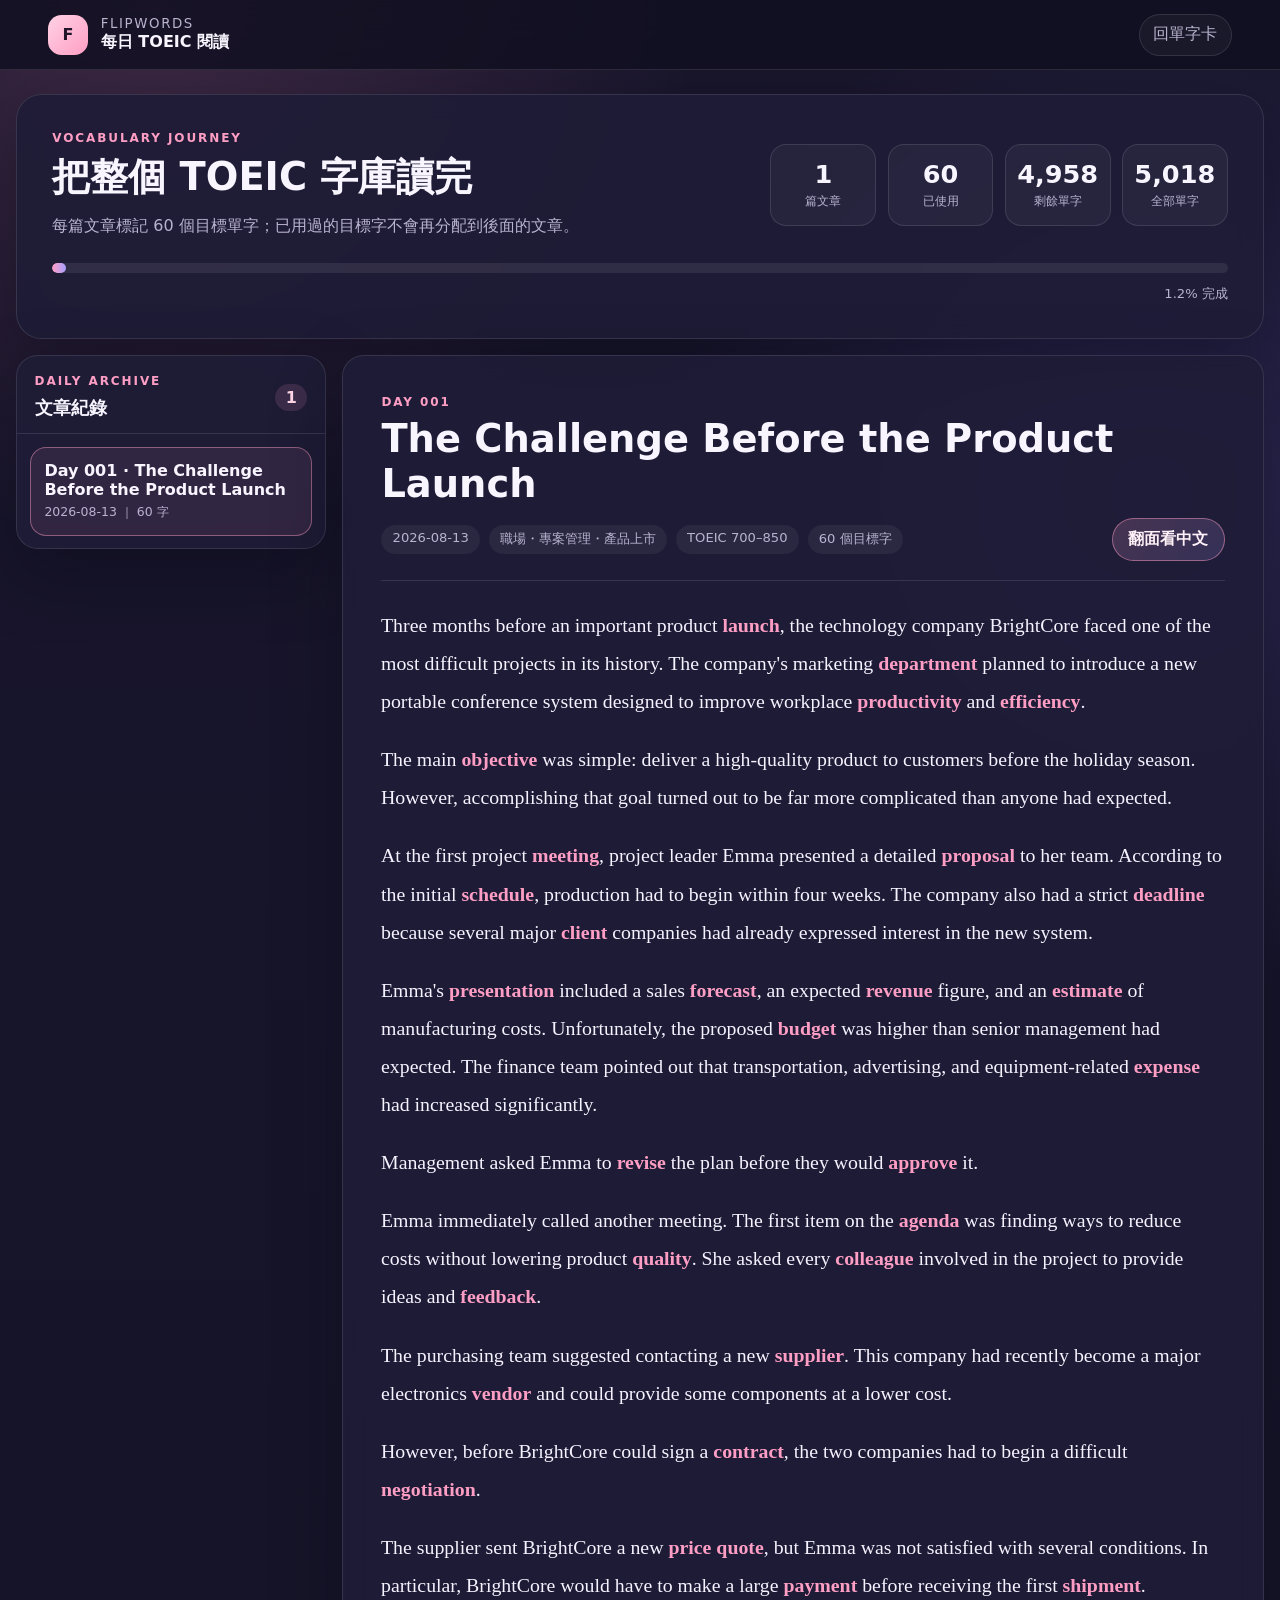
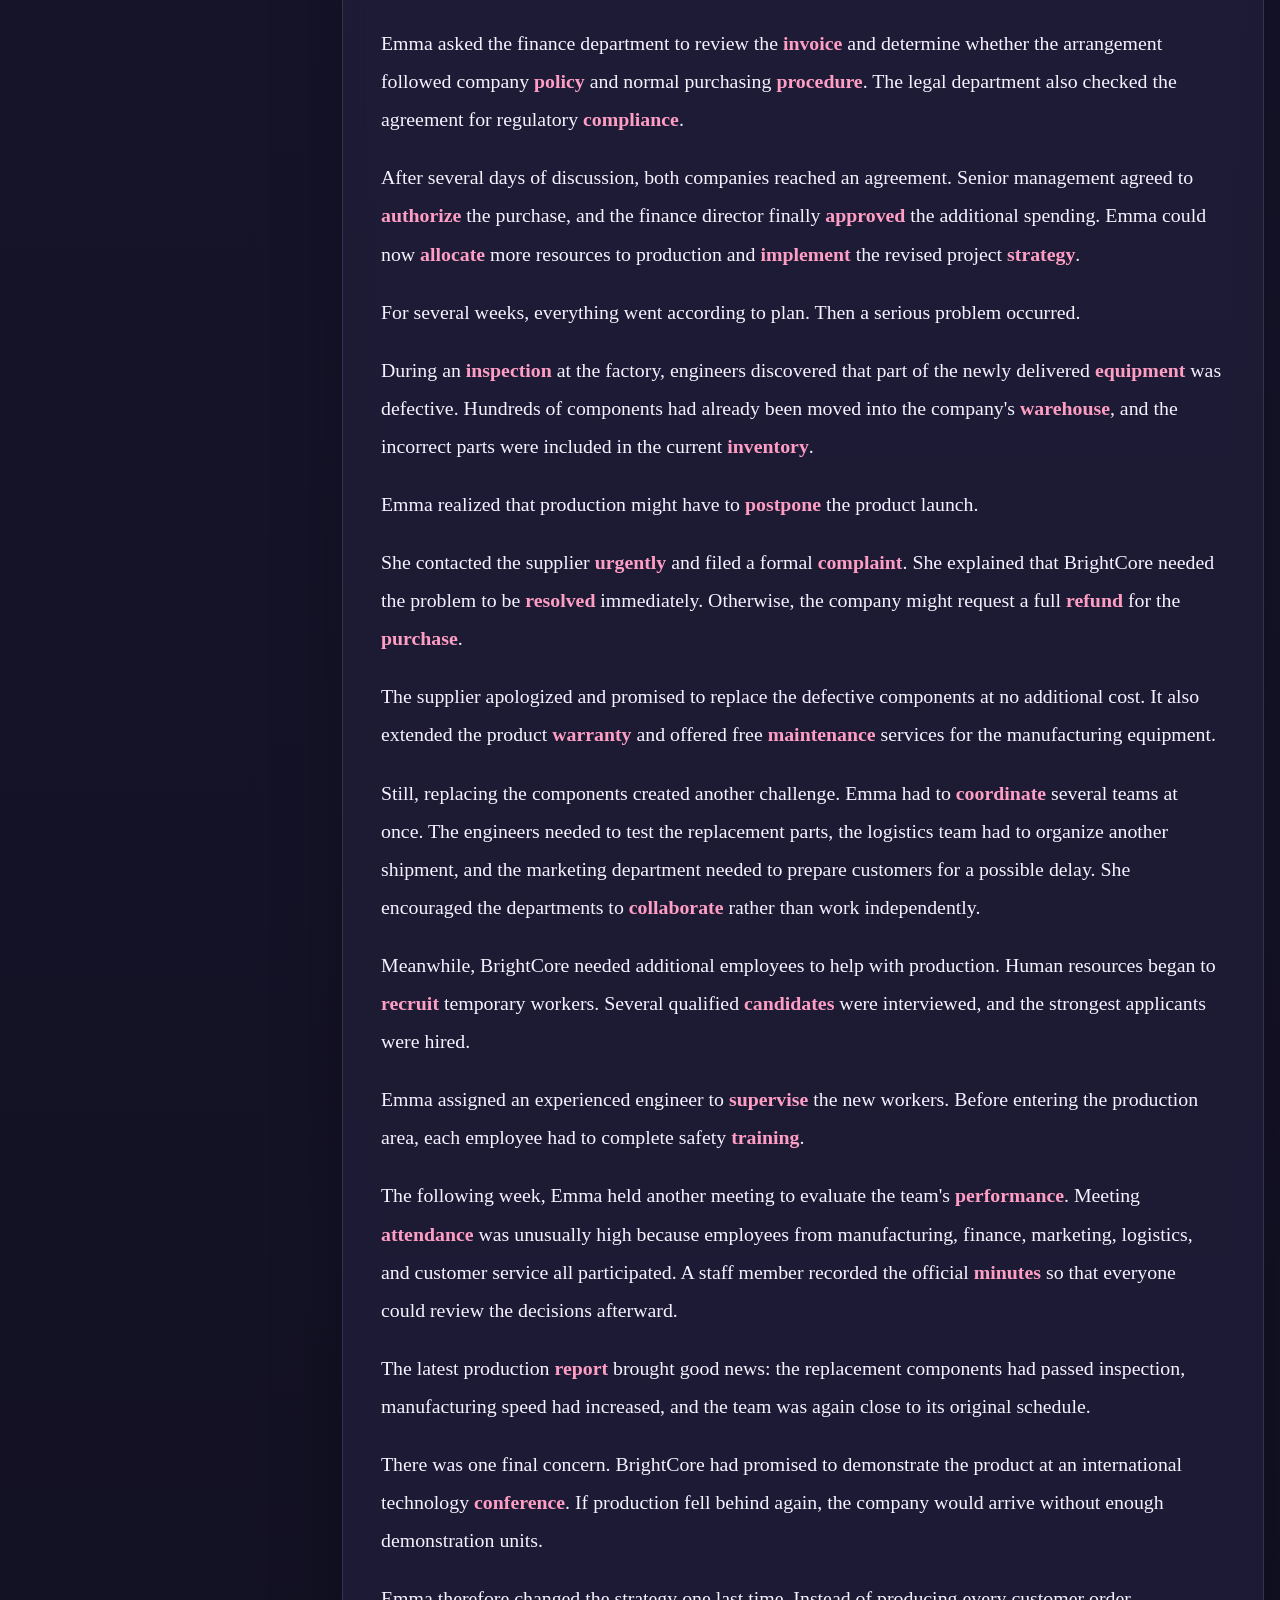
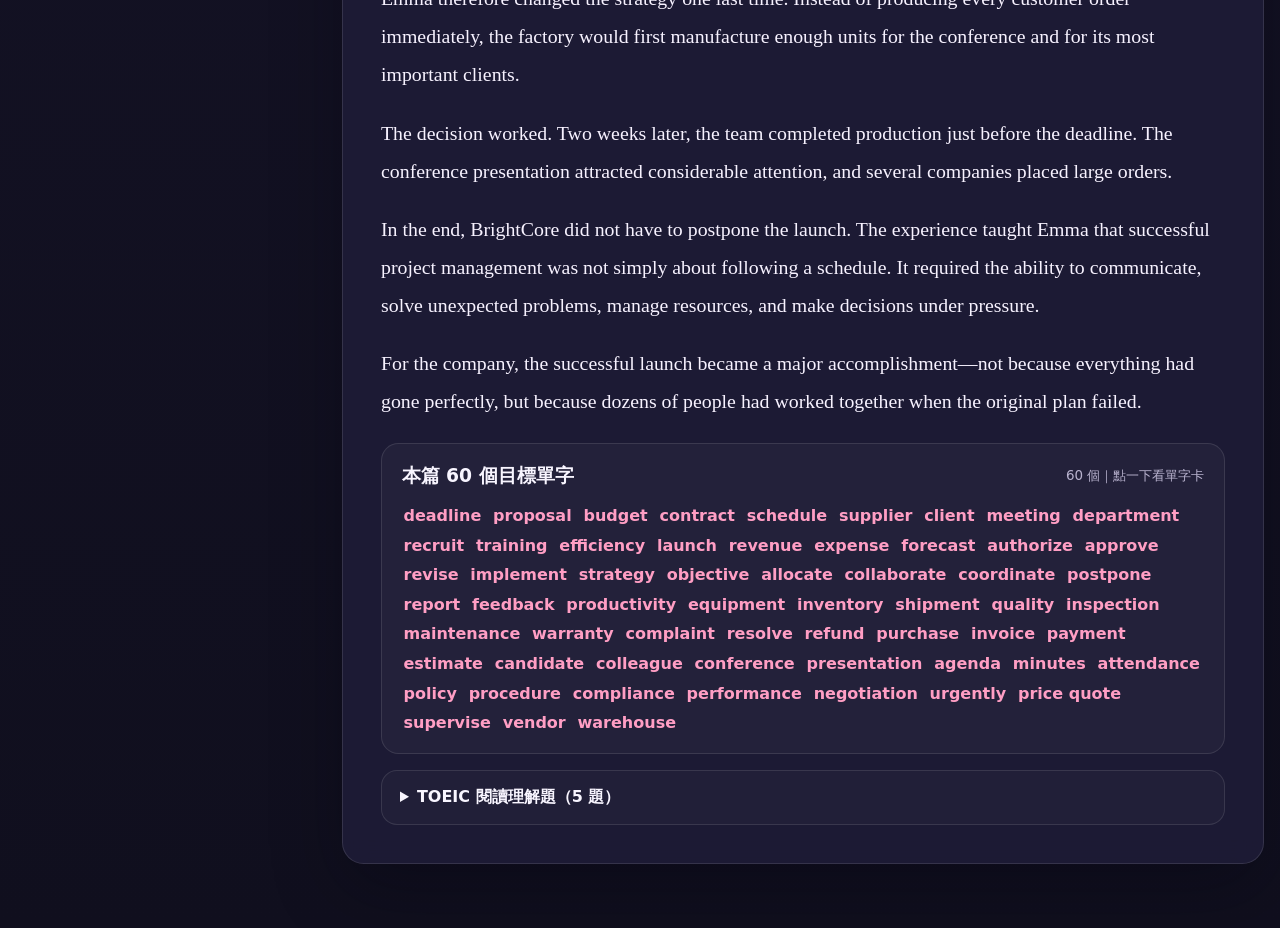
<file: articles.html>
<!doctype html>
<html lang="zh-Hant" data-theme="sakura">
  <head>
    <meta charset="UTF-8" />
    <meta name="viewport" content="width=device-width, initial-scale=1, viewport-fit=cover" />
    <meta name="theme-color" content="#17152f" />
    <meta name="description" content="FlipWords 每日 TOEIC 閱讀：每篇使用不同目標單字，點擊即可查看單字卡。" />
    <title>每日 TOEIC 閱讀｜FlipWords</title>
    <link rel="stylesheet" href="articles.css" />
  </head>
  <body>
    <header class="reading-topbar">
      <a class="brand-link" href="index.html" aria-label="回到 FlipWords 單字卡">
        <span class="brand-mark" aria-hidden="true">F</span>
        <span><small>FlipWords</small><strong>每日 TOEIC 閱讀</strong></span>
      </a>
      <a class="back-link" href="index.html">回單字卡</a>
    </header>

    <main class="reading-shell">
      <section class="progress-card" aria-labelledby="progressTitle">
        <div>
          <p class="eyebrow">Vocabulary journey</p>
          <h1 id="progressTitle">把整個 TOEIC 字庫讀完</h1>
          <p class="progress-copy">每篇文章標記 60 個目標單字；已用過的目標字不會再分配到後面的文章。</p>
        </div>
        <div class="progress-stats" aria-live="polite">
          <div><strong id="articleCount">0</strong><span>篇文章</span></div>
          <div><strong id="usedWordCount">0</strong><span>已使用</span></div>
          <div><strong id="remainingWordCount">0</strong><span>剩餘單字</span></div>
          <div><strong id="totalWordCount">0</strong><span>全部單字</span></div>
        </div>
        <div class="progress-track" aria-hidden="true"><span id="progressFill"></span></div>
        <p class="progress-percent" id="progressPercent">0%</p>
      </section>

      <div class="reading-layout">
        <aside class="article-sidebar" aria-labelledby="articleListTitle">
          <div class="sidebar-heading">
            <div><p class="eyebrow">Daily archive</p><h2 id="articleListTitle">文章紀錄</h2></div>
            <span class="count-pill" id="archiveCount">0</span>
          </div>
          <div class="article-list" id="articleList"></div>
        </aside>

        <article class="article-panel" id="articlePanel" aria-live="polite">
          <div class="empty-state">正在載入文章…</div>
        </article>
      </div>
    </main>

    <dialog class="word-dialog" id="wordDialog">
      <form method="dialog" class="dialog-shell">
        <button class="dialog-close" value="close" aria-label="關閉單字卡">×</button>
        <p class="dialog-kicker">FlipWords 單字卡</p>
        <h2 id="dialogWord">Word</h2>
        <p class="dialog-phonetic" id="dialogPhonetic"></p>
        <p class="dialog-pos" id="dialogPartOfSpeech"></p>
        <div class="dialog-meaning" id="dialogMeaning"></div>
        <div class="dialog-detail" id="dialogSynonyms"></div>
        <div class="dialog-example" id="dialogExample"></div>
        <div class="dialog-example-meaning" id="dialogExampleMeaning"></div>
        <p class="dialog-source-note" id="dialogSourceNote"></p>
      </form>
    </dialog>

    <script src="vocab-data.js"></script>
    <script src="pronunciation-data.js"></script>
    <script src="enrichment-data.js"></script>
    <script src="card-details-data.js"></script>
    <script src="articles-data.js"></script>
    <script src="articles.js"></script>
  </body>
</html>
</file>
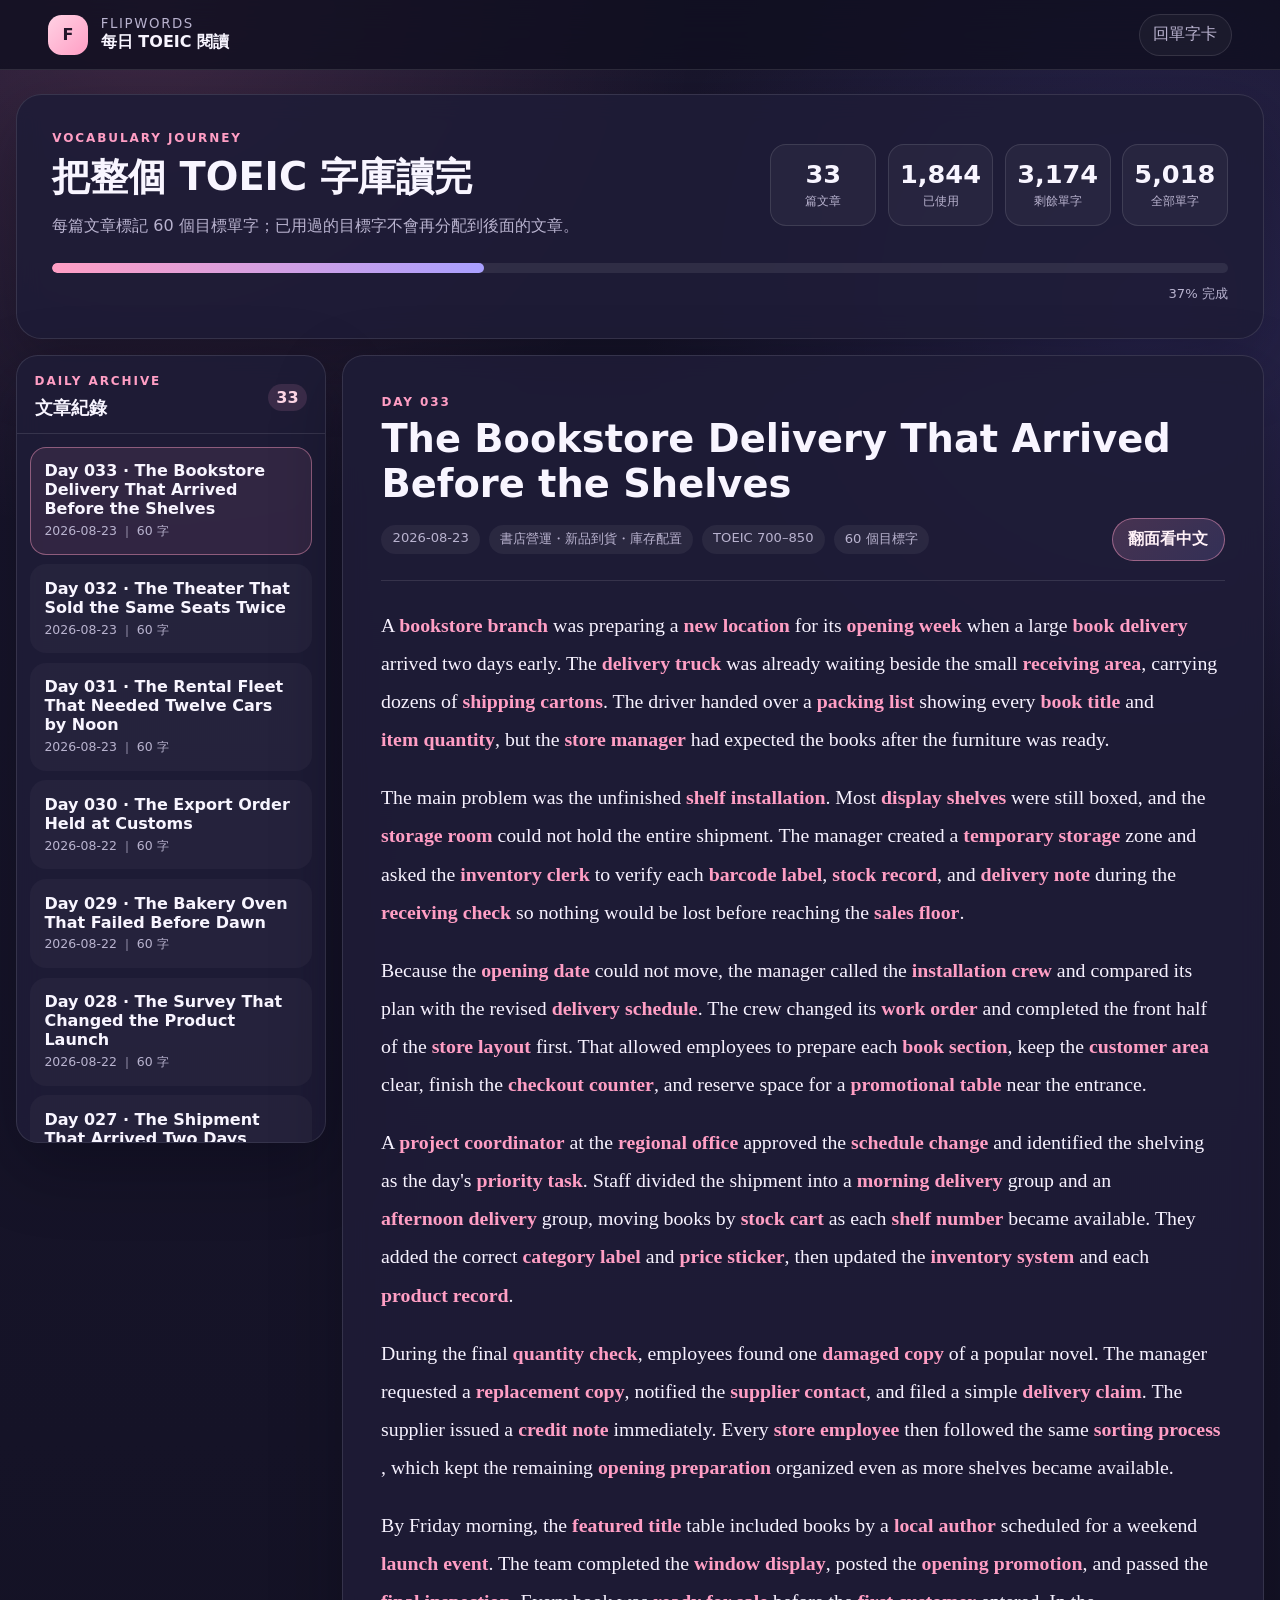
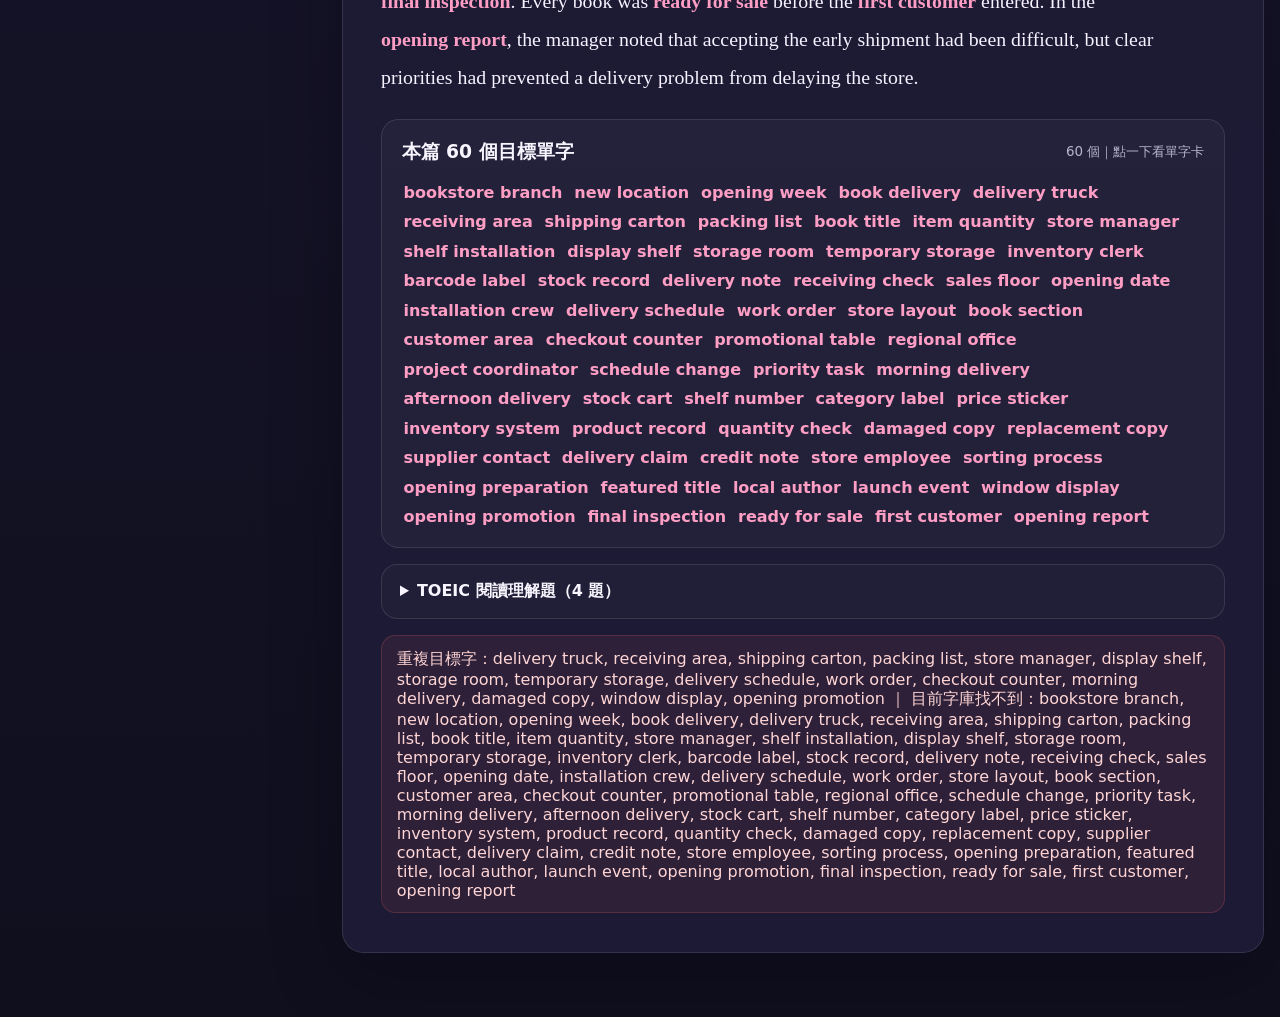
<file: daily.html>
<!doctype html>
<html lang="zh-Hant">
<head><meta charset="utf-8"><meta name="viewport" content="width=device-width,initial-scale=1,viewport-fit=cover"><title>每日 TOEIC 閱讀｜FlipWords</title></head>
<body>
<script>
fetch("articles.html").then(r=>r.text()).then(html=>{
  const close="</scr"+"ipt>";
  const marker='<script src="articles.js">'+close;
  const extra='<script src="articles-extra-data.js">'+close;
  const day4='<script src="articles-day004.js">'+close;
  const day5='<script src="articles-day005.js">'+close;
  const day6='<script src="articles-day006.js">'+close;
  const day7='<script src="articles-day007.js">'+close;
  const day8='<script src="articles-day008.js">'+close;
  const day9='<script src="articles-day009.js">'+close;
  const day10='<script src="articles-day010.js">'+close;
  const day11='<script src="articles-day011.js">'+close;
  const day12='<script src="articles-day012.js">'+close;
  const day13='<script src="articles-day013.js">'+close;
  const day14='<script src="articles-day014.js">'+close;
  const day15='<script src="articles-day015.js">'+close;
  const day16='<script src="articles-day016.js">'+close;
  const day17='<script src="articles-day017.js">'+close;
  const day18='<script src="articles-day018.js">'+close;
  const day19='<script src="articles-day019.js">'+close;
  const day20='<script src="articles-day020.js">'+close;
  const day21='<script src="articles-day021.js">'+close;
  const day22='<script src="articles-day022.js">'+close;
  const day23='<script src="articles-day023.js">'+close;
  const day24='<script src="articles-day024.js">'+close;
  const day25='<script src="articles-day025.js">'+close;
  const day26='<script src="articles-day026.js">'+close;
  const day27='<script src="articles-day027.js">'+close;
  const day28='<script src="articles-day028.js">'+close;
  const day29='<script src="articles-day029.js">'+close;
  const day30='<script src="articles-day030.js">'+close;
  const day31='<script src="articles-day031.js">'+close;
  const day32='<script src="articles-day032.js">'+close;
  const day33='<script src="articles-day033.js">'+close;
  const coverageFix='<script src="articles-day017-018-fix.js">'+close;
  const fix='<script src="articles-flip-fix.js">'+close;
  document.open();
  document.write(html.replace(marker, [base64]));
  document.close();
});
</script>
</body>
</html>
</file>
<file: articles.css>
:root {
  color-scheme: dark;
  --bg: #151327;
  --panel: rgba(31, 28, 55, 0.9);
  --line: rgba(255,255,255,.11);
  --text: #f8f5ff;
  --muted: #b9b3cf;
  --accent: #ff9ec4;
  --accent-2: #a9a0ff;
  --good: #8ee7bd;
}
*{box-sizing:border-box} html{scroll-behavior:smooth} body{margin:0;min-height:100vh;color:var(--text);background:radial-gradient(circle at 12% 0%,rgba(255,139,190,.16),transparent 34rem),radial-gradient(circle at 90% 12%,rgba(128,118,255,.18),transparent 32rem),linear-gradient(180deg,#19162d 0%,var(--bg) 55%,#100f1e 100%);font-family:Inter,ui-sans-serif,system-ui,-apple-system,BlinkMacSystemFont,"Segoe UI",sans-serif} a{color:inherit} button{font:inherit}
.reading-topbar{position:sticky;top:0;z-index:20;display:flex;align-items:center;justify-content:space-between;gap:1rem;padding:.85rem clamp(1rem,4vw,3rem);background:rgba(17,15,32,.82);border-bottom:1px solid var(--line);backdrop-filter:blur(18px)}
.brand-link{display:inline-flex;align-items:center;gap:.8rem;text-decoration:none}.brand-link>span:last-child{display:grid;gap:.05rem}.brand-link small{color:var(--muted);letter-spacing:.12em;text-transform:uppercase}.brand-link strong{font-size:1rem}.brand-mark{display:grid;place-items:center;width:2.5rem;height:2.5rem;border-radius:.85rem;color:#24162a;background:linear-gradient(135deg,#ffd2e4,var(--accent));font-weight:900}.back-link{text-decoration:none;padding:.6rem .85rem;border:1px solid var(--line);border-radius:999px;color:var(--muted);background:rgba(255,255,255,.04)}
.reading-shell{width:min(1450px,calc(100% - 2rem));margin:1.5rem auto 4rem}.progress-card,.article-sidebar,.article-panel{border:1px solid var(--line);background:rgba(31,28,55,.9);box-shadow:0 24px 70px rgba(3,2,12,.3);backdrop-filter:blur(12px)}
.progress-card{display:grid;grid-template-columns:minmax(0,1.5fr) minmax(360px,1fr);gap:1.5rem 2rem;padding:clamp(1.25rem,3vw,2.2rem);border-radius:1.6rem}.eyebrow{margin:0 0 .45rem;color:var(--accent);font-size:.75rem;font-weight:800;letter-spacing:.16em;text-transform:uppercase}h1,h2,h3,p{margin-top:0}.progress-card h1{margin-bottom:.55rem;font-size:clamp(1.7rem,3vw,2.65rem)}.progress-copy{max-width:50rem;margin-bottom:0;color:var(--muted);line-height:1.7}
.progress-stats{display:grid;grid-template-columns:repeat(4,minmax(0,1fr));gap:.7rem;align-self:center}.progress-stats div{padding:.9rem .65rem;border:1px solid var(--line);border-radius:1rem;text-align:center;background:rgba(255,255,255,.045)}.progress-stats strong{display:block;font-size:clamp(1.15rem,2vw,1.65rem)}.progress-stats span{display:block;margin-top:.25rem;color:var(--muted);font-size:.78rem}.progress-track{grid-column:1/-1;height:.65rem;overflow:hidden;border-radius:999px;background:rgba(255,255,255,.08)}.progress-track span{display:block;width:0;height:100%;border-radius:inherit;background:linear-gradient(90deg,var(--accent),var(--accent-2));transition:width .35s ease}.progress-percent{grid-column:1/-1;margin:-.75rem 0 0;color:var(--muted);text-align:right;font-size:.82rem}
.reading-layout{display:grid;grid-template-columns:310px minmax(0,1fr);gap:1rem;margin-top:1rem;align-items:start}.article-sidebar{position:sticky;top:5.1rem;max-height:calc(100vh - 6.5rem);overflow:hidden;border-radius:1.35rem}.sidebar-heading{display:flex;align-items:center;justify-content:space-between;padding:1.1rem 1.1rem .8rem;border-bottom:1px solid var(--line)}.sidebar-heading h2{margin-bottom:0;font-size:1.15rem}.count-pill{min-width:2rem;padding:.25rem .55rem;border-radius:999px;text-align:center;background:rgba(255,158,196,.13);color:#ffd7e7;font-weight:800}.article-list{display:grid;gap:.6rem;padding:.8rem;overflow:auto;max-height:calc(100vh - 12rem)}.article-list-button{width:100%;display:grid;gap:.3rem;padding:.85rem;border:1px solid transparent;border-radius:1rem;color:var(--text);text-align:left;cursor:pointer;background:rgba(255,255,255,.035)}.article-list-button:hover,.article-list-button.is-active{border-color:rgba(255,158,196,.45);background:rgba(255,158,196,.09)}.article-list-button span{color:var(--muted);font-size:.78rem}
.article-panel{min-height:70vh;padding:clamp(1.2rem,3vw,2.5rem);border-radius:1.35rem}.article-header{padding-bottom:1.2rem;border-bottom:1px solid var(--line)}.article-header h2{margin-bottom:.7rem;font-size:clamp(1.7rem,3vw,2.55rem);line-height:1.18}.article-meta{display:flex;flex-wrap:wrap;gap:.55rem}.meta-chip{padding:.35rem .7rem;border-radius:999px;color:var(--muted);background:rgba(255,255,255,.055);font-size:.82rem}
.article-copy{max-width:900px;margin:1.6rem auto 0;font-family:Georgia,"Times New Roman",serif;font-size:clamp(1.08rem,1.7vw,1.24rem);line-height:1.92;color:#f7f2ff}.article-copy p{margin-bottom:1.25rem}.vocab-word{display:inline;padding:0 .14em;border:0;border-bottom:2px solid rgba(255,158,196,.72);border-radius:.2em;color:#ffe0ec;background:rgba(255,158,196,.1);cursor:pointer;font:inherit;font-weight:700}.vocab-word:hover,.vocab-word:focus-visible{outline:none;background:rgba(255,158,196,.22)}
.section-card{margin-top:1.4rem;padding:1.2rem;border:1px solid var(--line);border-radius:1.1rem;background:rgba(255,255,255,.03)}.section-heading{display:flex;align-items:center;justify-content:space-between;gap:1rem;margin-bottom:1rem}.section-heading h3{margin:0}.section-heading span{color:var(--muted);font-size:.84rem}.target-grid{display:flex;flex-wrap:wrap;gap:.5rem}.target-chip{border:1px solid rgba(169,160,255,.28);border-radius:999px;padding:.45rem .7rem;color:#ebe8ff;background:rgba(169,160,255,.09);cursor:pointer}.target-chip:hover{border-color:rgba(255,158,196,.5)}
details.study-details{margin-top:1rem;border:1px solid var(--line);border-radius:1rem;background:rgba(255,255,255,.025)}details.study-details summary{cursor:pointer;padding:1rem 1.1rem;font-weight:800}.details-body{padding:0 1.1rem 1.1rem;color:#e9e4f3;line-height:1.75}.translation-paragraph{margin-bottom:.9rem}.quiz-question{margin:0 0 1rem;padding:.95rem;border-radius:.9rem;background:rgba(255,255,255,.035)}.quiz-question strong{display:block;margin-bottom:.55rem}.quiz-choice{display:block;margin:.25rem 0;color:var(--muted)}.answer-key{margin-top:.8rem;color:var(--good);font-weight:800}.data-warning{margin-top:1rem;padding:.8rem .9rem;border-radius:.9rem;color:#ffd5d5;background:rgba(255,106,106,.08);border:1px solid rgba(255,106,106,.2)}
.word-dialog{width:min(560px,calc(100% - 1.5rem));padding:0;border:1px solid rgba(255,255,255,.14);border-radius:1.4rem;color:var(--text);background:#1c1932;box-shadow:0 28px 90px rgba(0,0,0,.5)}.word-dialog::backdrop{background:rgba(4,3,12,.74);backdrop-filter:blur(6px)}.dialog-shell{position:relative;padding:clamp(1.3rem,4vw,2rem)}.dialog-close{position:absolute;top:.8rem;right:.8rem;width:2.4rem;height:2.4rem;border:1px solid var(--line);border-radius:999px;color:var(--muted);background:rgba(255,255,255,.05);cursor:pointer;font-size:1.5rem;line-height:1}.dialog-kicker{margin-bottom:.45rem;color:var(--accent);font-size:.78rem;font-weight:800;letter-spacing:.14em;text-transform:uppercase}.dialog-shell h2{margin-bottom:.25rem;padding-right:3rem;font-size:clamp(2rem,6vw,3.2rem);overflow-wrap:anywhere}.dialog-phonetic,.dialog-pos,.dialog-detail,.dialog-source-note{color:var(--muted)}.dialog-pos{margin-top:-.3rem}.dialog-meaning{margin:1rem 0;padding:1rem;border-radius:1rem;background:rgba(255,158,196,.1);font-size:1.2rem;font-weight:800;line-height:1.6}.dialog-example{margin-top:1rem;padding-top:1rem;border-top:1px solid var(--line);line-height:1.65}.dialog-example-meaning{margin-top:.45rem;color:var(--muted);line-height:1.65}.dialog-source-note{margin:1rem 0 0;font-size:.78rem}.empty-state{padding:3rem 1rem;text-align:center;color:var(--muted)}
@media(max-width:960px){.progress-card{grid-template-columns:1fr}.reading-layout{grid-template-columns:1fr}.article-sidebar{position:static;max-height:none}.article-list{grid-template-columns:repeat(auto-fit,minmax(220px,1fr));max-height:none}}@media(max-width:640px){.reading-shell{width:min(100% - 1rem,1450px);margin-top:.6rem}.reading-topbar{padding:.7rem .75rem}.back-link{font-size:.82rem}.progress-card,.article-sidebar,.article-panel{border-radius:1.05rem}.progress-stats{grid-template-columns:repeat(2,minmax(0,1fr))}.article-panel{padding:1rem}.article-copy{font-size:1.04rem;line-height:1.82}}

/* Plain clickable vocabulary text: no boxes, chips, or background pills. */
.vocab-word,
.target-chip {
  border: 0 !important;
  border-radius: 0 !important;
  background: transparent !important;
  box-shadow: none !important;
  color: var(--accent) !important;
  font: inherit;
  font-weight: 700;
  cursor: pointer;
  text-decoration: none !important;
}

.vocab-word {
  display: inline !important;
  padding: 0 !important;
  margin: 0 !important;
}

.target-chip {
  padding: .08rem .12rem !important;
}

.vocab-word:hover,
.vocab-word:focus-visible,
.target-chip:hover,
.target-chip:focus-visible {
  color: #ffd0e3 !important;
  background: transparent !important;
  outline: none !important;
  text-decoration: underline !important;
  text-underline-offset: .16em;
}
</file>
